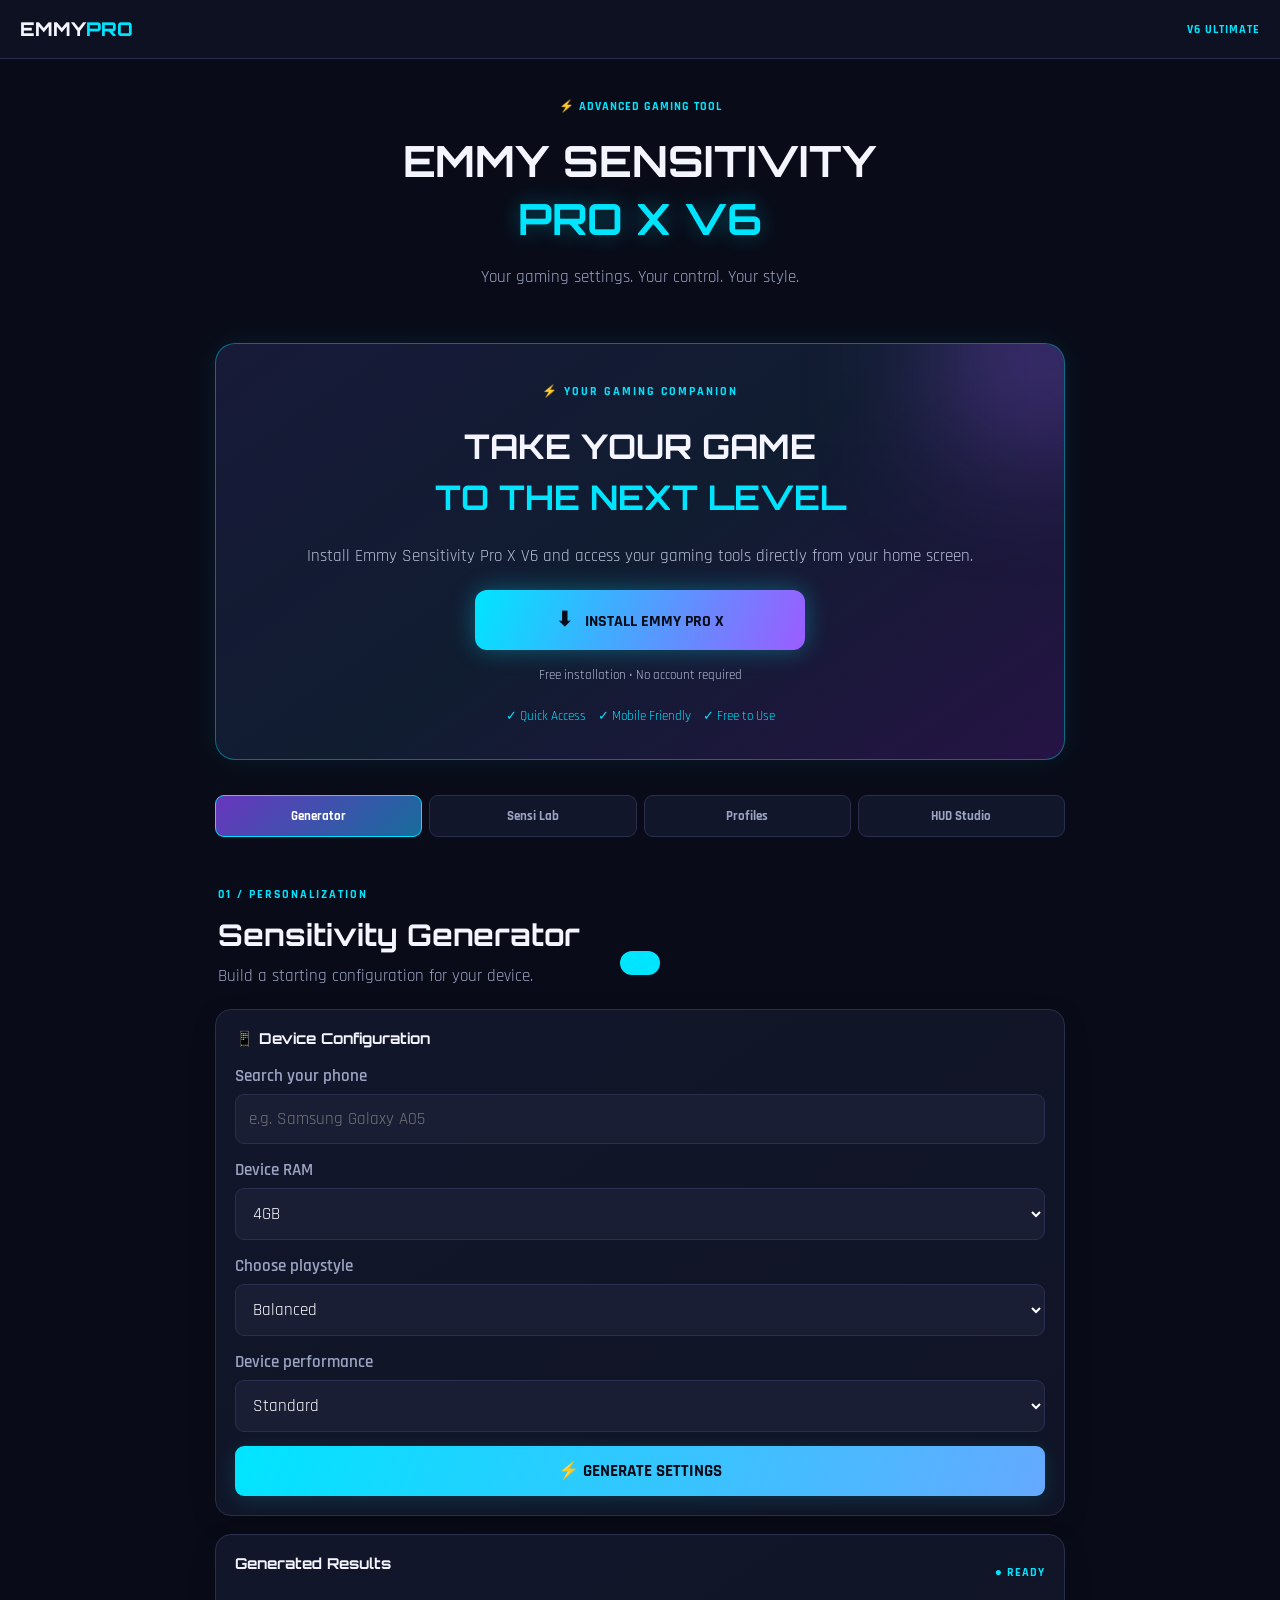
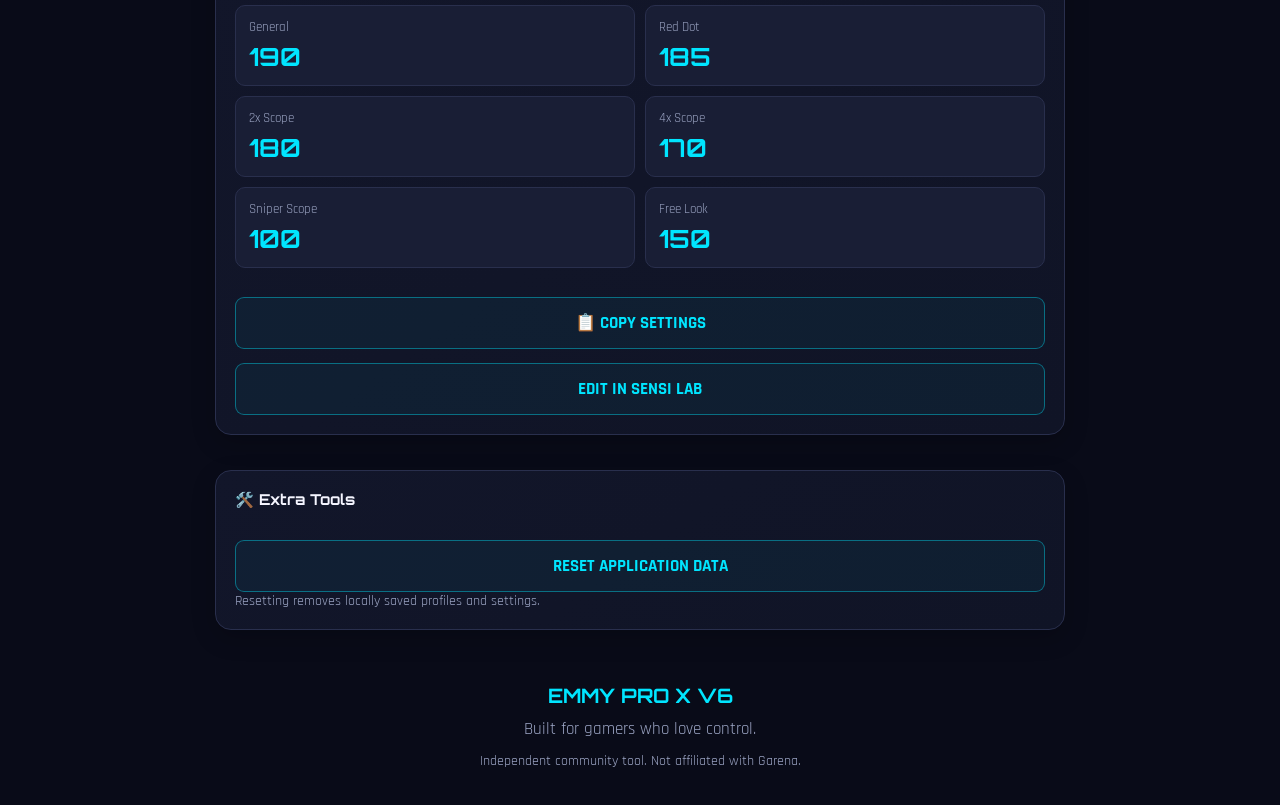
<file: index.html>
<!DOCTYPE html>
<html lang="en">
<head>
<meta charset="UTF-8">
<meta name="viewport" content="width=device-width, initial-scale=1.0">
<meta name="theme-color" content="#090b18">
<title>Emmy Sensitivity Pro X V6</title>
<link rel="stylesheet" href="style.css">
</head>
<body>

<header class="topbar">
    <div class="logo">EMMY<span>PRO</span></div>
    <div class="version">V6 ULTIMATE</div>
</header>

<main class="container">

<section class="hero">
    <div class="badge">⚡ ADVANCED GAMING TOOL</div>
    <h1>EMMY SENSITIVITY<br><span>PRO X V6</span></h1>
    <p>Your gaming settings. Your control. Your style.</p>
</section>

<!-- INSTALLATION LANDING PAGE -->
<section class="install-banner" id="installBanner">
    <div class="install-glow"></div>

    <div class="install-content">
        <span class="install-label">⚡ YOUR GAMING COMPANION</span>

        <h2>TAKE YOUR GAME<br>
            <span>TO THE NEXT LEVEL</span>
        </h2>

        <p>
            Install Emmy Sensitivity Pro X V6
            and access your gaming tools directly
            from your home screen.
        </p>

        <button id="installBtn" class="install-btn">
            <span>⬇</span> INSTALL EMMY PRO X
        </button>

        <p id="installMessage" class="install-message">
            Free installation • No account required
        </p>

        <div class="install-features">
            <span>✓ Quick Access</span>
            <span>✓ Mobile Friendly</span>
            <span>✓ Free to Use</span>
        </div>
    </div>
</section>
  
<nav class="navigation">
    <button class="nav-btn active" data-page="generator">Generator</button>
    <button class="nav-btn" data-page="lab">Sensi Lab</button>
    <button class="nav-btn" data-page="profiles">Profiles</button>
    <button class="nav-btn" data-page="hud">HUD Studio</button>
</nav>

<!-- GENERATOR -->
<section class="page active" id="generator">
    <div class="section-heading">
        <span>01 / PERSONALIZATION</span>
        <h2>Sensitivity Generator</h2>
        <p>Build a starting configuration for your device.</p>
    </div>

    <div class="card">
        <h3>📱 Device Configuration</h3>

        <label for="device">Search your phone</label>
        <input id="device" list="deviceList" placeholder="e.g. Samsung Galaxy A05">
        <datalist id="deviceList">
            <option value="Samsung Galaxy A05">
            <option value="Samsung Galaxy A15">
            <option value="Samsung Galaxy A25">
            <option value="Samsung Galaxy A35">
            <option value="Samsung Galaxy A55">
            <option value="Tecno Spark 20">
            <option value="Tecno Spark 20 Pro">
            <option value="Tecno Camon 30">
            <option value="Tecno Pova 6">
            <option value="Infinix Hot 40">
            <option value="Infinix Hot 50">
            <option value="Infinix Note 40">
            <option value="Redmi Note 13">
            <option value="Redmi 13C">
            <option value="iPhone 13">
            <option value="iPhone 14">
            <option value="iPhone 15">
        </datalist>

        <label for="ram">Device RAM</label>
        <select id="ram">
            <option value="2">2GB</option>
            <option value="3">3GB</option>
            <option value="4" selected>4GB</option>
            <option value="6">6GB</option>
            <option value="8">8GB</option>
            <option value="12">12GB</option>
            <option value="16">16GB</option>
            <option value="24">24GB</option>
        </select>

        <label for="style">Choose playstyle</label>
        <select id="style">
            <option value="balanced">Balanced</option>
            <option value="rush">Rusher</option>
            <option value="onetap">One Tap</option>
            <option value="sniper">Sniper</option>
            <option value="support">Support</option>
        </select>

        <label for="performance">Device performance</label>
        <select id="performance">
            <option value="low">Low</option>
            <option value="standard" selected>Standard</option>
            <option value="high">High</option>
        </select>

        <button class="primary-btn" id="generateBtn">⚡ GENERATE SETTINGS</button>
    </div>

    <div class="card">
        <div class="result-header">
            <h3>Generated Results</h3>
            <span class="live-tag">● READY</span>
        </div>

        <div id="results" class="results">
            <p class="empty">Your generated settings will appear here.</p>
        </div>

        <button class="secondary-btn" id="copyBtn">📋 COPY SETTINGS</button>
        <button class="secondary-btn" id="useSettingsBtn">EDIT IN SENSI LAB</button>
    </div>
</section>

<!-- SENSI LAB -->
<section class="page" id="lab">
    <div class="section-heading">
        <span>02 / MANUAL CONTROL</span>
        <h2>Sensi Lab</h2>
        <p>Fine-tune your sensitivity values.</p>
    </div>

    <div class="card">
        <div id="sliders"></div>
        <button class="primary-btn" id="saveLabBtn">💾 SAVE SETTINGS</button>
        <button class="secondary-btn" id="resetLabBtn">RESET VALUES</button>
    </div>
</section>

<!-- PROFILES -->
<section class="page" id="profiles">
    <div class="section-heading">
        <span>03 / YOUR CONFIGURATIONS</span>
        <h2>Saved Profiles</h2>
        <p>Keep your favourite configurations.</p>
    </div>

    <div class="card">
        <label for="profileName">Profile name</label>
        <input id="profileName" placeholder="e.g. My Main Settings">
        <button class="primary-btn" id="saveProfileBtn">SAVE CURRENT PROFILE</button>
    </div>

    <div id="profileList"></div>

    <div class="card">
        <h3>Backup Center</h3>
        <button class="secondary-btn" id="exportBtn">📤 EXPORT BACKUP</button>
        <label for="importFile" class="file-label">📥 IMPORT BACKUP</label>
        <input type="file" id="importFile" accept=".json,application/json">
    </div>
</section>

<!-- HUD STUDIO -->
<section class="page" id="hud">
    <div class="section-heading">
        <span>04 / CONTROL CUSTOMIZATION</span>
        <h2>HUD Studio</h2>
        <p>Drag the controls to arrange your layout.</p>
    </div>

    <div class="card">
        <div class="hud-toolbar">
            <span>DRAG TO POSITION</span>
            <button id="resetHudBtn" class="small-btn">RESET HUD</button>
        </div>

        <div class="hud-area" id="hudArea">
            <div class="hud-control" data-name="Fire">FIRE</div>
            <div class="hud-control" data-name="Jump">JUMP</div>
            <div class="hud-control" data-name="Crouch">CROUCH</div>
            <div class="hud-control" data-name="Scope">SCOPE</div>
            <div class="hud-control" data-name="Joystick">MOVE</div>
            <div class="hud-control gloo" data-name="Gloo Wall">GLOO</div>
        </div>

        <button class="primary-btn" id="saveHudBtn">💾 SAVE HUD LAYOUT</button>
        <p class="hint">This is a visual layout planner. It does not modify the game itself.</p>
    </div>
</section>

<section class="card tools-card">
    <h3>🛠️ Extra Tools</h3>
    <button class="secondary-btn" id="resetAllBtn">RESET APPLICATION DATA</button>
    <p class="hint">Resetting removes locally saved profiles and settings.</p>
</section>

<footer>
    <h3>EMMY PRO X V6</h3>
    <p>Built for gamers who love control.</p>
    <small>Independent community tool. Not affiliated with Garena.</small>
</footer>

</main>

<div id="toast" class="toast"></div>

<script src="app.js"></script>
</body>
    </html>
</file>
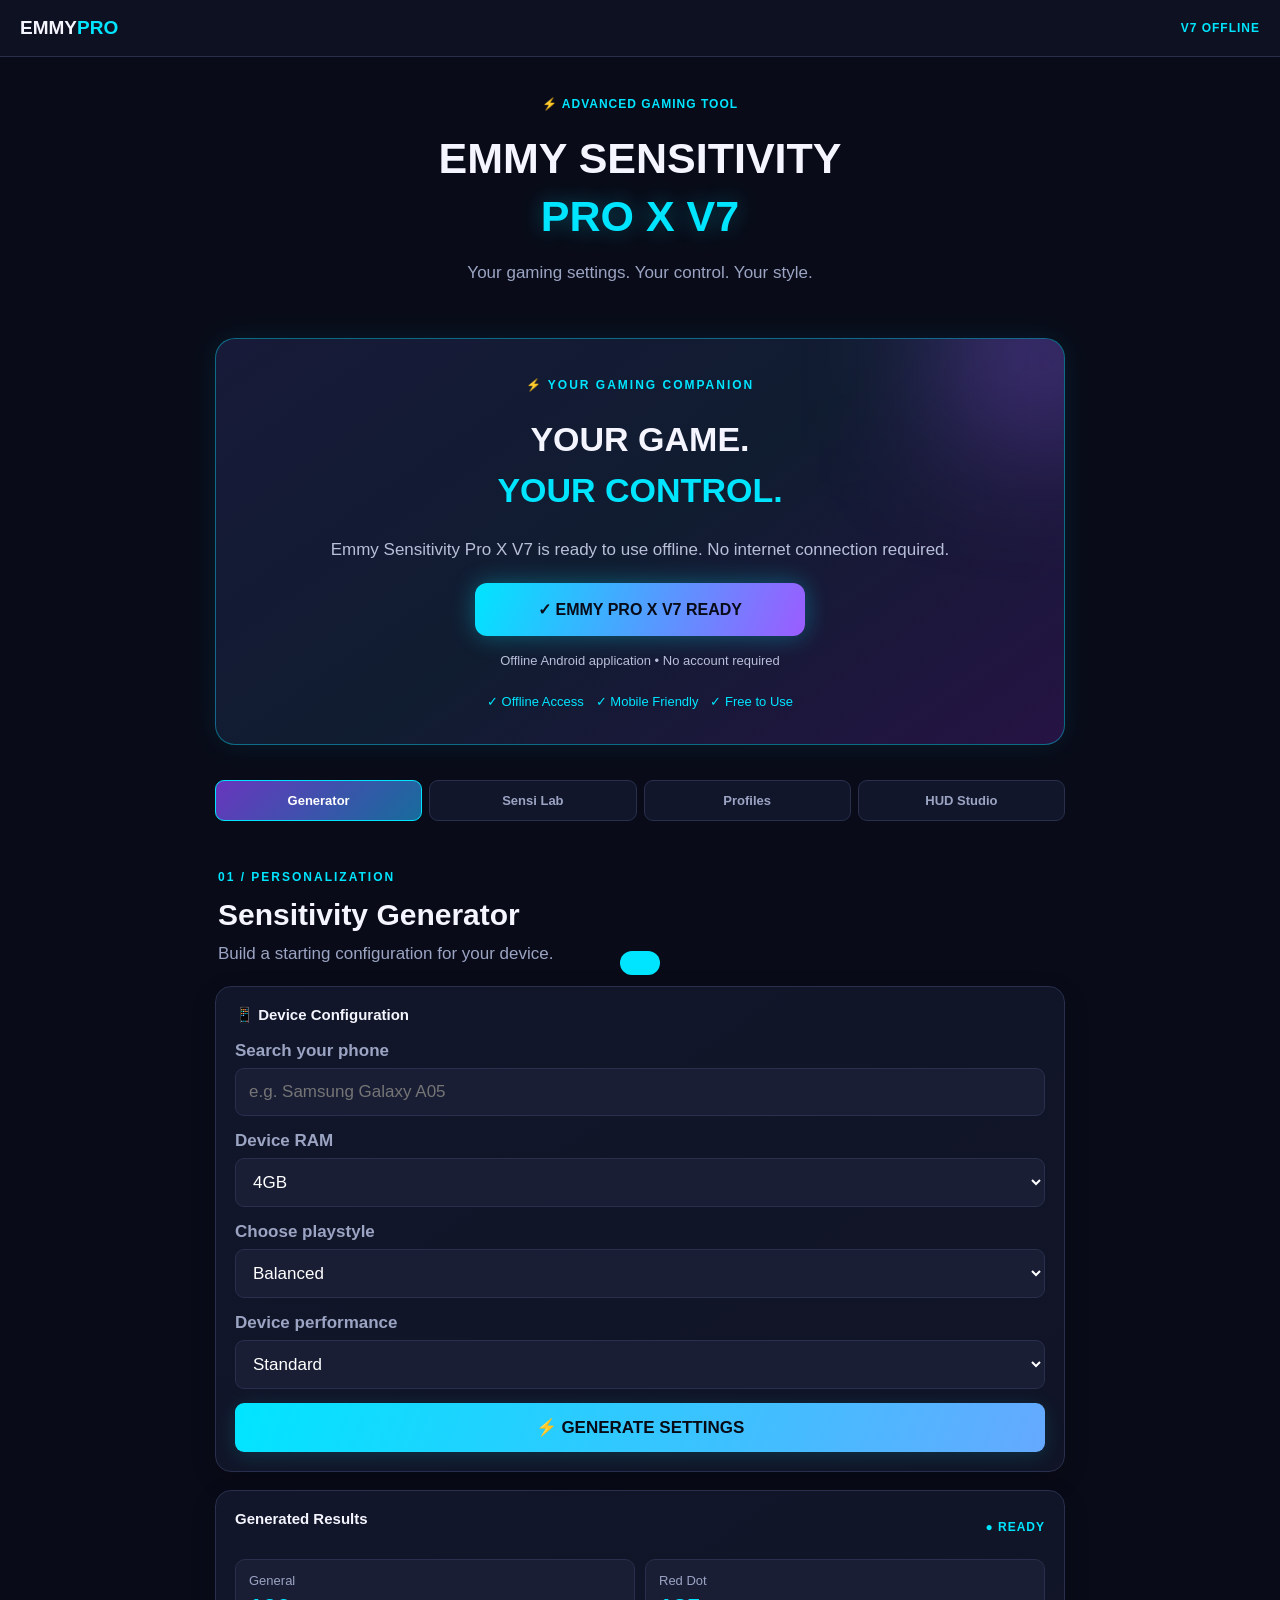
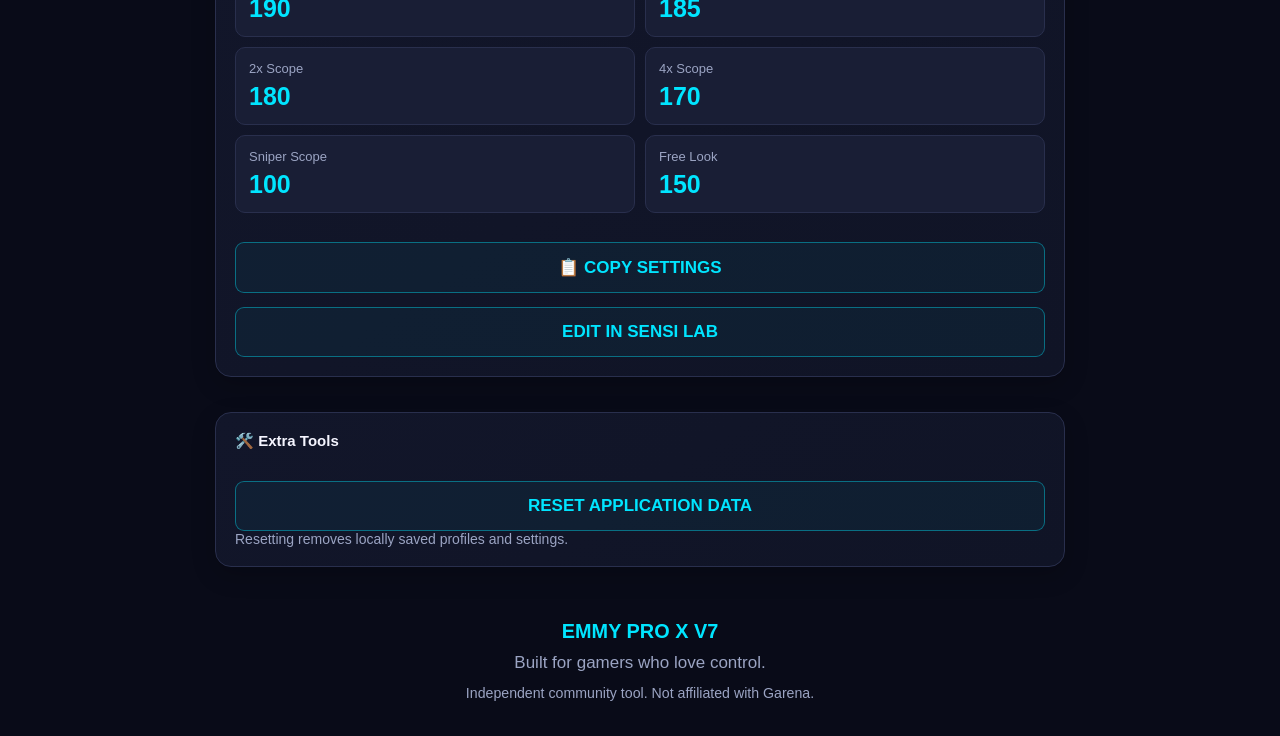
<file: android-v7/app/src/main/assets/index.html>
<!DOCTYPE html>
<html lang="en">
<head>
<meta charset="UTF-8">
<meta name="viewport" content="width=device-width, initial-scale=1.0">
<meta name="theme-color" content="#090b18">
<title>Emmy Sensitivity Pro X V7</title>
<link rel="stylesheet" href="style.css">
</head>
<body>

<header class="topbar">
    <div class="logo">EMMY<span>PRO</span></div>
    <div class="version">V7 OFFLINE</div>
</header>

<main class="container">

<section class="hero">
    <div class="badge">⚡ ADVANCED GAMING TOOL</div>
    <h1>EMMY SENSITIVITY<br><span>PRO X V7</span></h1>
    <p>Your gaming settings. Your control. Your style.</p>
</section>

<section class="install-banner" id="installBanner">
    <div class="install-glow"></div>
    <div class="install-content">
        <span class="install-label">⚡ YOUR GAMING COMPANION</span>
        <h2>YOUR GAME.<br><span>YOUR CONTROL.</span></h2>
        <p>Emmy Sensitivity Pro X V7 is ready to use offline. No internet connection required.</p>
        <button id="installBtn" class="install-btn" disabled>
            ✓ EMMY PRO X V7 READY
        </button>
        <p id="installMessage" class="install-message">
            Offline Android application • No account required
        </p>
        <div class="install-features">
            <span>✓ Offline Access</span>
            <span>✓ Mobile Friendly</span>
            <span>✓ Free to Use</span>
        </div>
    </div>
</section>

<nav class="navigation">
    <button class="nav-btn active" data-page="generator">Generator</button>
    <button class="nav-btn" data-page="lab">Sensi Lab</button>
    <button class="nav-btn" data-page="profiles">Profiles</button>
    <button class="nav-btn" data-page="hud">HUD Studio</button>
</nav>

<section class="page active" id="generator">
    <div class="section-heading">
        <span>01 / PERSONALIZATION</span>
        <h2>Sensitivity Generator</h2>
        <p>Build a starting configuration for your device.</p>
    </div>

    <div class="card">
        <h3>📱 Device Configuration</h3>

        <label for="device">Search your phone</label>
        <input id="device" list="deviceList" placeholder="e.g. Samsung Galaxy A05">

        <datalist id="deviceList">
            <option value="Samsung Galaxy A05">
            <option value="Samsung Galaxy A15">
            <option value="Samsung Galaxy A25">
            <option value="Samsung Galaxy A35">
            <option value="Samsung Galaxy A55">
            <option value="Tecno Spark 20">
            <option value="Tecno Spark 20 Pro">
            <option value="Tecno Camon 30">
            <option value="Tecno Pova 6">
            <option value="Infinix Hot 40">
            <option value="Infinix Hot 50">
            <option value="Infinix Note 40">
            <option value="Redmi Note 13">
            <option value="Redmi 13C">
            <option value="iPhone 13">
            <option value="iPhone 14">
            <option value="iPhone 15">
        </datalist>

        <label for="ram">Device RAM</label>
        <select id="ram">
            <option value="2">2GB</option>
            <option value="3">3GB</option>
            <option value="4" selected>4GB</option>
            <option value="6">6GB</option>
            <option value="8">8GB</option>
            <option value="12">12GB</option>
            <option value="16">16GB</option>
            <option value="24">24GB</option>
        </select>

        <label for="style">Choose playstyle</label>
        <select id="style">
            <option value="balanced">Balanced</option>
            <option value="rush">Rusher</option>
            <option value="onetap">One Tap</option>
            <option value="sniper">Sniper</option>
            <option value="support">Support</option>
        </select>

        <label for="performance">Device performance</label>
        <select id="performance">
            <option value="low">Low</option>
            <option value="standard" selected>Standard</option>
            <option value="high">High</option>
        </select>

        <button class="primary-btn" id="generateBtn">⚡ GENERATE SETTINGS</button>
    </div>

    <div class="card">
        <div class="result-header">
            <h3>Generated Results</h3>
            <span class="live-tag">● READY</span>
        </div>

        <div id="results" class="results">
            <p class="empty">Your generated settings will appear here.</p>
        </div>

        <button class="secondary-btn" id="copyBtn">📋 COPY SETTINGS</button>
        <button class="secondary-btn" id="useSettingsBtn">EDIT IN SENSI LAB</button>
    </div>
</section>

<section class="page" id="lab">
    <div class="section-heading">
        <span>02 / MANUAL CONTROL</span>
        <h2>Sensi Lab</h2>
        <p>Fine-tune your sensitivity values.</p>
    </div>

    <div class="card">
        <div id="sliders"></div>
        <button class="primary-btn" id="saveLabBtn">💾 SAVE SETTINGS</button>
        <button class="secondary-btn" id="resetLabBtn">RESET VALUES</button>
    </div>
</section>

<section class="page" id="profiles">
    <div class="section-heading">
        <span>03 / YOUR CONFIGURATIONS</span>
        <h2>Saved Profiles</h2>
        <p>Keep your favourite configurations.</p>
    </div>

    <div class="card">
        <label for="profileName">Profile name</label>
        <input id="profileName" placeholder="e.g. My Main Settings">
        <button class="primary-btn" id="saveProfileBtn">SAVE CURRENT PROFILE</button>
    </div>

    <div id="profileList"></div>

    <div class="card">
        <h3>Backup Center</h3>
        <button class="secondary-btn" id="exportBtn">📤 EXPORT BACKUP</button>
        <label for="importFile" class="file-label">📥 IMPORT BACKUP</label>
        <input type="file" id="importFile" accept=".json,application/json">
    </div>
</section>

<section class="page" id="hud">
    <div class="section-heading">
        <span>04 / CONTROL CUSTOMIZATION</span>
        <h2>HUD Studio</h2>
        <p>Drag the controls to arrange your layout.</p>
    </div>

    <div class="card">
        <div class="hud-toolbar">
            <span>DRAG TO POSITION</span>
            <button id="resetHudBtn" class="small-btn">RESET HUD</button>
        </div>

        <div class="hud-area" id="hudArea">
            <div class="hud-control" data-name="Fire">FIRE</div>
            <div class="hud-control" data-name="Jump">JUMP</div>
            <div class="hud-control" data-name="Crouch">CROUCH</div>
            <div class="hud-control" data-name="Scope">SCOPE</div>
            <div class="hud-control" data-name="Joystick">MOVE</div>
            <div class="hud-control gloo" data-name="Gloo Wall">GLOO</div>
        </div>

        <button class="primary-btn" id="saveHudBtn">💾 SAVE HUD LAYOUT</button>
        <p class="hint">This is a visual layout planner. It does not modify the game itself.</p>
    </div>
</section>

<section class="card tools-card">
    <h3>🛠️ Extra Tools</h3>
    <button class="secondary-btn" id="resetAllBtn">RESET APPLICATION DATA</button>
    <p class="hint">Resetting removes locally saved profiles and settings.</p>
</section>

<footer>
    <h3>EMMY PRO X V7</h3>
    <p>Built for gamers who love control.</p>
    <small>Independent community tool. Not affiliated with Garena.</small>
</footer>

</main>

<div id="toast" class="toast"></div>

<script src="app.js"></script>
</body>
  </html>
</file>
<file: style.css>
@import url('https://fonts.googleapis.com/css2?family=Orbitron:wght@500;600;700;800&family=Rajdhani:wght@400;500;600;700&display=swap');

:root {
    --bg: #090b18;
    --panel: #12162a;
    --panel2: #191e35;
    --purple: #9b5cff;
    --cyan: #00e5ff;
    --text: #f5f5ff;
    --muted: #9ba4c3;
    --border: #292f4d;
}

* {
    box-sizing: border-box;
    margin: 0;
    padding: 0;
}

body {
    background: var(--bg);
    color: var(--text);
    font-family: 'Rajdhani', sans-serif;
    font-size: 17px;
    min-height: 100vh;
}

button, input, select {
    font: inherit;
}

button {
    cursor: pointer;
}

.topbar {
    position: sticky;
    top: 0;
    z-index: 20;
    display: flex;
    justify-content: space-between;
    align-items: center;
    padding: 17px 20px;
    background: #0e1122;
    border-bottom: 1px solid var(--border);
}

.logo {
    font-family: Orbitron, sans-serif;
    font-size: 19px;
    font-weight: 800;
}

.logo span {
    color: var(--cyan);
}

.version, .badge, .live-tag {
    color: var(--cyan);
    font-size: 12px;
    font-weight: bold;
    letter-spacing: 1px;
}

.container {
    width: min(100% - 28px, 850px);
    margin: auto;
}

.hero {
    padding: 40px 10px 30px;
    text-align: center;
}

.hero h1 {
    font-family: Orbitron, sans-serif;
    font-size: clamp(26px, 7vw, 43px);
    line-height: 1.35;
    margin: 18px 0;
}

.hero h1 span {
    color: var(--cyan);
    text-shadow: 0 0 22px #00e5ff55;
}

.hero p, .section-heading p {
    color: var(--muted);
}

.navigation {
    display: grid;
    grid-template-columns: repeat(4, 1fr);
    gap: 7px;
    position: sticky;
    top: 60px;
    z-index: 15;
    padding: 10px 0;
    background: var(--bg);
}

.nav-btn {
    background: var(--panel);
    color: var(--muted);
    border: 1px solid var(--border);
    border-radius: 9px;
    padding: 12px 3px;
    font-size: 13px;
    font-weight: bold;
}

.nav-btn.active {
    background: linear-gradient(135deg, #6736bd, #176c9c);
    color: white;
    border-color: var(--cyan);
}

.page {
    display: none;
    padding-top: 20px;
}

.page.active {
    display: block;
    animation: appear .25s ease;
}

@keyframes appear {
    from { opacity: 0; transform: translateY(7px); }
    to { opacity: 1; transform: translateY(0); }
}

.section-heading {
    margin: 15px 3px 22px;
}

.section-heading > span {
    color: var(--cyan);
    font-size: 12px;
    letter-spacing: 2px;
    font-weight: bold;
}

.section-heading h2 {
    font-family: Orbitron, sans-serif;
    font-size: clamp(22px, 6vw, 30px);
    margin: 12px 0;
}

.card {
    background: linear-gradient(145deg, var(--panel), #101426);
    border: 1px solid var(--border);
    border-radius: 16px;
    padding: 19px;
    margin-bottom: 18px;
    box-shadow: 0 8px 25px #0003;
}

.card h3 {
    margin-bottom: 17px;
    font-family: Orbitron, sans-serif;
    font-size: 15px;
}

label {
    display: block;
    color: var(--muted);
    margin: 15px 0 7px;
    font-weight: 600;
}

input:not([type="file"]), select {
    width: 100%;
    padding: 13px;
    color: white;
    background: var(--panel2);
    border: 1px solid var(--border);
    border-radius: 9px;
    outline: none;
}

input:focus, select:focus {
    border-color: var(--cyan);
    box-shadow: 0 0 0 2px #00e5ff20;
}

select option {
    background: var(--panel);
}

.primary-btn, .secondary-btn {
    width: 100%;
    padding: 14px;
    border-radius: 9px;
    font-weight: bold;
    margin-top: 14px;
}

.primary-btn {
    color: #070b16;
    border: none;
    background: linear-gradient(110deg, var(--cyan), #65a9ff);
    box-shadow: 0 4px 20px #00e5ff25;
}

.secondary-btn {
    color: var(--cyan);
    background: #00e5ff0c;
    border: 1px solid #00e5ff66;
}

button:active {
    transform: scale(.98);
}

.result-header, .hud-toolbar {
    display: flex;
    align-items: center;
    justify-content: space-between;
    gap: 10px;
}

.results {
    display: grid;
    grid-template-columns: repeat(2, 1fr);
    gap: 10px;
    margin: 15px 0;
}

.result-item {
    background: var(--panel2);
    border: 1px solid var(--border);
    border-radius: 10px;
    padding: 13px;
}

.result-item span {
    display: block;
    color: var(--muted);
    font-size: 13px;
}

.result-item strong {
    display: block;
    color: var(--cyan);
    font-family: Orbitron, sans-serif;
    font-size: 25px;
    margin-top: 6px;
}

.empty, .hint {
    color: var(--muted);
    font-size: 14px;
}

.slider-box {
    margin: 22px 0;
}

.slider-title {
    display: flex;
    justify-content: space-between;
    margin-bottom: 9px;
    font-weight: bold;
}

.slider-title strong {
    color: var(--cyan);
}

input[type="range"] {
    width: 100%;
    accent-color: var(--cyan);
}

.profile-item {
    background: var(--panel);
    border: 1px solid var(--border);
    padding: 15px;
    margin-bottom: 12px;
    border-radius: 12px;
}

.profile-item h4 {
    color: var(--cyan);
    margin-bottom: 8px;
}

.profile-item button {
    padding: 8px 12px;
    margin: 8px 5px 0 0;
    border: 1px solid var(--border);
    background: var(--panel2);
    color: white;
    border-radius: 7px;
}

.file-label {
    display: block;
    text-align: center;
    padding: 13px;
    margin-top: 12px;
    color: var(--cyan);
    border: 1px dashed var(--cyan);
    border-radius: 9px;
}

#importFile {
    display: none;
}

.hud-area {
    position: relative;
    width: 100%;
    height: 390px;
    overflow: hidden;
    margin: 17px 0;
    border: 2px solid #354263;
    border-radius: 14px;
    background:
        linear-gradient(#ffffff08 1px, transparent 1px),
        linear-gradient(90deg, #ffffff08 1px, transparent 1px),
        #0a1020;
    background-size: 25px 25px;
}

.hud-control {
    position: absolute;
    left: 50%;
    top: 50%;
    width: 66px;
    height: 66px;
    display: flex;
    justify-content: center;
    align-items: center;
    transform: translate(-50%, -50%);
    border: 2px solid var(--cyan);
    border-radius: 50%;
    color: white;
    background: #087e9a99;
    font-size: 11px;
    font-weight: bold;
    touch-action: none;
    user-select: none;
    cursor: grab;
}

.hud-control:active {
    cursor: grabbing;
    background: #9b5cffbb;
}

.hud-control.gloo {
    border-color: #a878ff;
    background: #713cc499;
}

.hud-toolbar {
    font-size: 12px;
    color: var(--cyan);
    font-weight: bold;
}

.small-btn {
    padding: 8px 11px;
    color: white;
    background: var(--panel2);
    border: 1px solid var(--border);
    border-radius: 7px;
}

.tools-card {
    margin-top: 35px;
}

footer {
    text-align: center;
    padding: 35px 10px;
    color: var(--muted);
}

footer h3 {
    color: var(--cyan);
    font-family: Orbitron, sans-serif;
    margin-bottom: 10px;
}

footer small {
    display: block;
    margin-top: 12px;
}

.toast {
    position: fixed;
    z-index: 50;
    bottom: 25px;
    left: 50%;
    transform: translate(-50%, 100px);
    background: var(--cyan);
    color: #06101a;
    padding: 12px 20px;
    border-radius: 30px;
    font-weight: bold;
    transition: .3s;
    width: max-content;
    max-width: 90%;
    text-align: center;
}

.toast.show {
    transform: translate(-50%, 0);
}

@media (max-width: 420px) {
    .navigation {
        gap: 4px;
    }

    .nav-btn {
        font-size: 11px;
        padding: 11px 2px;
    }

    .card {
        padding: 15px;
    }

    .hud-area {
        height: 340px;
    }
}
/* INSTALLATION LANDING PAGE */

.install-banner {
    position: relative;
    overflow: hidden;
    margin: 25px 0;
    padding: 35px 20px;
    text-align: center;
    border: 1px solid #00e5ff66;
    border-radius: 20px;
    background: linear-gradient(145deg, #171a38, #101c30, #251344);
    box-shadow: 0 0 30px #00e5ff15;
}

.install-glow {
    position: absolute;
    width: 180px;
    height: 180px;
    top: -80px;
    right: -60px;
    background: #9b5cff55;
    filter: blur(65px);
    pointer-events: none;
}

.install-content {
    position: relative;
    z-index: 1;
}

.install-label {
    color: #00e5ff;
    font-size: 12px;
    font-weight: bold;
    letter-spacing: 2px;
}

.install-content h2 {
    font-family: Orbitron, sans-serif;
    font-size: clamp(23px, 6vw, 34px);
    margin: 20px 0;
    line-height: 1.5;
}

.install-content h2 span {
    color: #00e5ff;
}

.install-content > p {
    color: #b8bfd8;
    line-height: 1.6;
    margin-bottom: 20px;
}

.install-btn {
    width: 100%;
    max-width: 330px;
    padding: 17px;
    border: none;
    border-radius: 12px;
    background: linear-gradient(110deg, #00e5ff, #9b5cff);
    color: #080b18;
    font-weight: 800;
    font-size: 16px;
    box-shadow: 0 0 25px #00e5ff55;
    animation: installPulse 2s infinite;
}

.install-btn span {
    margin-right: 8px;
    font-size: 20px;
}

.install-btn:active {
    transform: scale(.96);
}

@keyframes installPulse {
    0%, 100% {
        box-shadow: 0 0 12px #00e5ff55;
    }
    50% {
        box-shadow: 0 0 30px #9b5cff99;
    }
}

.install-message {
    font-size: 13px;
    margin-top: 15px;
}

.install-features {
    display: flex;
    flex-wrap: wrap;
    justify-content: center;
    gap: 12px;
    margin-top: 22px;
    color: #00e5ff;
    font-size: 13px;
    }
</file>
<file: android-v7/app/src/main/assets/style.css>
:root {
    --bg: #090b18;
    --panel: #12162a;
    --panel2: #191e35;
    --purple: #9b5cff;
    --cyan: #00e5ff;
    --text: #f5f5ff;
    --muted: #9ba4c3;
    --border: #292f4d;
}

* {
    box-sizing: border-box;
    margin: 0;
    padding: 0;
}

body {
    background: var(--bg);
    color: var(--text);
    font-family: sans-serif;
    font-size: 17px;
    min-height: 100vh;
}

button, input, select {
    font: inherit;
}

button {
    cursor: pointer;
}

.topbar {
    position: sticky;
    top: 0;
    z-index: 20;
    display: flex;
    justify-content: space-between;
    align-items: center;
    padding: 17px 20px;
    background: #0e1122;
    border-bottom: 1px solid var(--border);
}

.logo {
    font-size: 19px;
    font-weight: 800;
}

.logo span {
    color: var(--cyan);
}

.version, .badge, .live-tag {
    color: var(--cyan);
    font-size: 12px;
    font-weight: bold;
    letter-spacing: 1px;
}

.container {
    width: min(100% - 28px, 850px);
    margin: auto;
}

.hero {
    padding: 40px 10px 30px;
    text-align: center;
}

.hero h1 {
    font-size: clamp(26px, 7vw, 43px);
    line-height: 1.35;
    margin: 18px 0;
}

.hero h1 span {
    color: var(--cyan);
    text-shadow: 0 0 22px #00e5ff55;
}

.hero p, .section-heading p {
    color: var(--muted);
}

.navigation {
    display: grid;
    grid-template-columns: repeat(4, 1fr);
    gap: 7px;
    position: sticky;
    top: 60px;
    z-index: 15;
    padding: 10px 0;
    background: var(--bg);
}

.nav-btn {
    background: var(--panel);
    color: var(--muted);
    border: 1px solid var(--border);
    border-radius: 9px;
    padding: 12px 3px;
    font-size: 13px;
    font-weight: bold;
}

.nav-btn.active {
    background: linear-gradient(135deg, #6736bd, #176c9c);
    color: white;
    border-color: var(--cyan);
}

.page {
    display: none;
    padding-top: 20px;
}

.page.active {
    display: block;
    animation: appear .25s ease;
}

@keyframes appear {
    from { opacity: 0; transform: translateY(7px); }
    to { opacity: 1; transform: translateY(0); }
}

.section-heading {
    margin: 15px 3px 22px;
}

.section-heading > span {
    color: var(--cyan);
    font-size: 12px;
    letter-spacing: 2px;
    font-weight: bold;
}

.section-heading h2 {
    font-size: clamp(22px, 6vw, 30px);
    margin: 12px 0;
}

.card {
    background: linear-gradient(145deg, var(--panel), #101426);
    border: 1px solid var(--border);
    border-radius: 16px;
    padding: 19px;
    margin-bottom: 18px;
    box-shadow: 0 8px 25px #0003;
}

.card h3 {
    margin-bottom: 17px;
    font-size: 15px;
}

label {
    display: block;
    color: var(--muted);
    margin: 15px 0 7px;
    font-weight: 600;
}

input:not([type="file"]), select {
    width: 100%;
    padding: 13px;
    color: white;
    background: var(--panel2);
    border: 1px solid var(--border);
    border-radius: 9px;
    outline: none;
}

input:focus, select:focus {
    border-color: var(--cyan);
    box-shadow: 0 0 0 2px #00e5ff20;
}

select option {
    background: var(--panel);
}

.primary-btn, .secondary-btn {
    width: 100%;
    padding: 14px;
    border-radius: 9px;
    font-weight: bold;
    margin-top: 14px;
}

.primary-btn {
    color: #070b16;
    border: none;
    background: linear-gradient(110deg, var(--cyan), #65a9ff);
    box-shadow: 0 4px 20px #00e5ff25;
}

.secondary-btn {
    color: var(--cyan);
    background: #00e5ff0c;
    border: 1px solid #00e5ff66;
}

button:active {
    transform: scale(.98);
}

.result-header, .hud-toolbar {
    display: flex;
    align-items: center;
    justify-content: space-between;
    gap: 10px;
}

.results {
    display: grid;
    grid-template-columns: repeat(2, 1fr);
    gap: 10px;
    margin: 15px 0;
}

.result-item {
    background: var(--panel2);
    border: 1px solid var(--border);
    border-radius: 10px;
    padding: 13px;
}

.result-item span {
    display: block;
    color: var(--muted);
    font-size: 13px;
}

.result-item strong {
    display: block;
    color: var(--cyan);
    font-size: 25px;
    margin-top: 6px;
}

.empty, .hint {
    color: var(--muted);
    font-size: 14px;
}

.slider-box {
    margin: 22px 0;
}

.slider-title {
    display: flex;
    justify-content: space-between;
    margin-bottom: 9px;
    font-weight: bold;
}

.slider-title strong {
    color: var(--cyan);
}

input[type="range"] {
    width: 100%;
    accent-color: var(--cyan);
}

.profile-item {
    background: var(--panel);
    border: 1px solid var(--border);
    padding: 15px;
    margin-bottom: 12px;
    border-radius: 12px;
}

.profile-item h4 {
    color: var(--cyan);
    margin-bottom: 8px;
}

.profile-item button {
    padding: 8px 12px;
    margin: 8px 5px 0 0;
    border: 1px solid var(--border);
    background: var(--panel2);
    color: white;
    border-radius: 7px;
}

.file-label {
    display: block;
    text-align: center;
    padding: 13px;
    margin-top: 12px;
    color: var(--cyan);
    border: 1px dashed var(--cyan);
    border-radius: 9px;
}

#importFile {
    display: none;
}

.hud-area {
    position: relative;
    width: 100%;
    height: 390px;
    overflow: hidden;
    margin: 17px 0;
    border: 2px solid #354263;
    border-radius: 14px;
    background:
        linear-gradient(#ffffff08 1px, transparent 1px),
        linear-gradient(90deg, #ffffff08 1px, transparent 1px),
        #0a1020;
    background-size: 25px 25px;
}

.hud-control {
    position: absolute;
    left: 50%;
    top: 50%;
    width: 66px;
    height: 66px;
    display: flex;
    justify-content: center;
    align-items: center;
    transform: translate(-50%, -50%);
    border: 2px solid var(--cyan);
    border-radius: 50%;
    color: white;
    background: #087e9a99;
    font-size: 11px;
    font-weight: bold;
    touch-action: none;
    user-select: none;
    cursor: grab;
}

.hud-control:active {
    cursor: grabbing;
    background: #9b5cffbb;
}

.hud-control.gloo {
    border-color: #a878ff;
    background: #713cc499;
}

.hud-toolbar {
    font-size: 12px;
    color: var(--cyan);
    font-weight: bold;
}

.small-btn {
    padding: 8px 11px;
    color: white;
    background: var(--panel2);
    border: 1px solid var(--border);
    border-radius: 7px;
}

.tools-card {
    margin-top: 35px;
}

footer {
    text-align: center;
    padding: 35px 10px;
    color: var(--muted);
}

footer h3 {
    color: var(--cyan);
    margin-bottom: 10px;
}

footer small {
    display: block;
    margin-top: 12px;
}

.toast {
    position: fixed;
    z-index: 50;
    bottom: 25px;
    left: 50%;
    transform: translate(-50%, 100px);
    background: var(--cyan);
    color: #06101a;
    padding: 12px 20px;
    border-radius: 30px;
    font-weight: bold;
    transition: .3s;
    width: max-content;
    max-width: 90%;
    text-align: center;
}

.toast.show {
    transform: translate(-50%, 0);
}

/* OFFLINE APP BANNER */

.install-banner {
    position: relative;
    overflow: hidden;
    margin: 25px 0;
    padding: 35px 20px;
    text-align: center;
    border: 1px solid #00e5ff66;
    border-radius: 20px;
    background: linear-gradient(145deg, #171a38, #101c30, #251344);
    box-shadow: 0 0 30px #00e5ff15;
}

.install-glow {
    position: absolute;
    width: 180px;
    height: 180px;
    top: -80px;
    right: -60px;
    background: #9b5cff55;
    filter: blur(65px);
    pointer-events: none;
}

.install-content {
    position: relative;
    z-index: 1;
}

.install-label {
    color: var(--cyan);
    font-size: 12px;
    font-weight: bold;
    letter-spacing: 2px;
}

.install-content h2 {
    font-size: clamp(23px, 6vw, 34px);
    margin: 20px 0;
    line-height: 1.5;
}

.install-content h2 span {
    color: var(--cyan);
}

.install-content > p {
    color: #b8bfd8;
    line-height: 1.6;
    margin-bottom: 20px;
}

.install-btn {
    width: 100%;
    max-width: 330px;
    padding: 17px;
    border: none;
    border-radius: 12px;
    background: linear-gradient(110deg, var(--cyan), var(--purple));
    color: #080b18;
    font-weight: 800;
    font-size: 16px;
    box-shadow: 0 0 25px #00e5ff55;
}

.install-btn:disabled {
    opacity: 1;
    cursor: default;
    animation: none;
}

.install-message {
    font-size: 13px;
    margin-top: 15px;
}

.install-features {
    display: flex;
    flex-wrap: wrap;
    justify-content: center;
    gap: 12px;
    margin-top: 22px;
    color: var(--cyan);
    font-size: 13px;
}

@media (max-width: 420px) {
    .navigation {
        gap: 4px;
    }

    .nav-btn {
        font-size: 11px;
        padding: 11px 2px;
    }

    .card {
        padding: 15px;
    }

    .hud-area {
        height: 340px;
    }
      }
</file>
